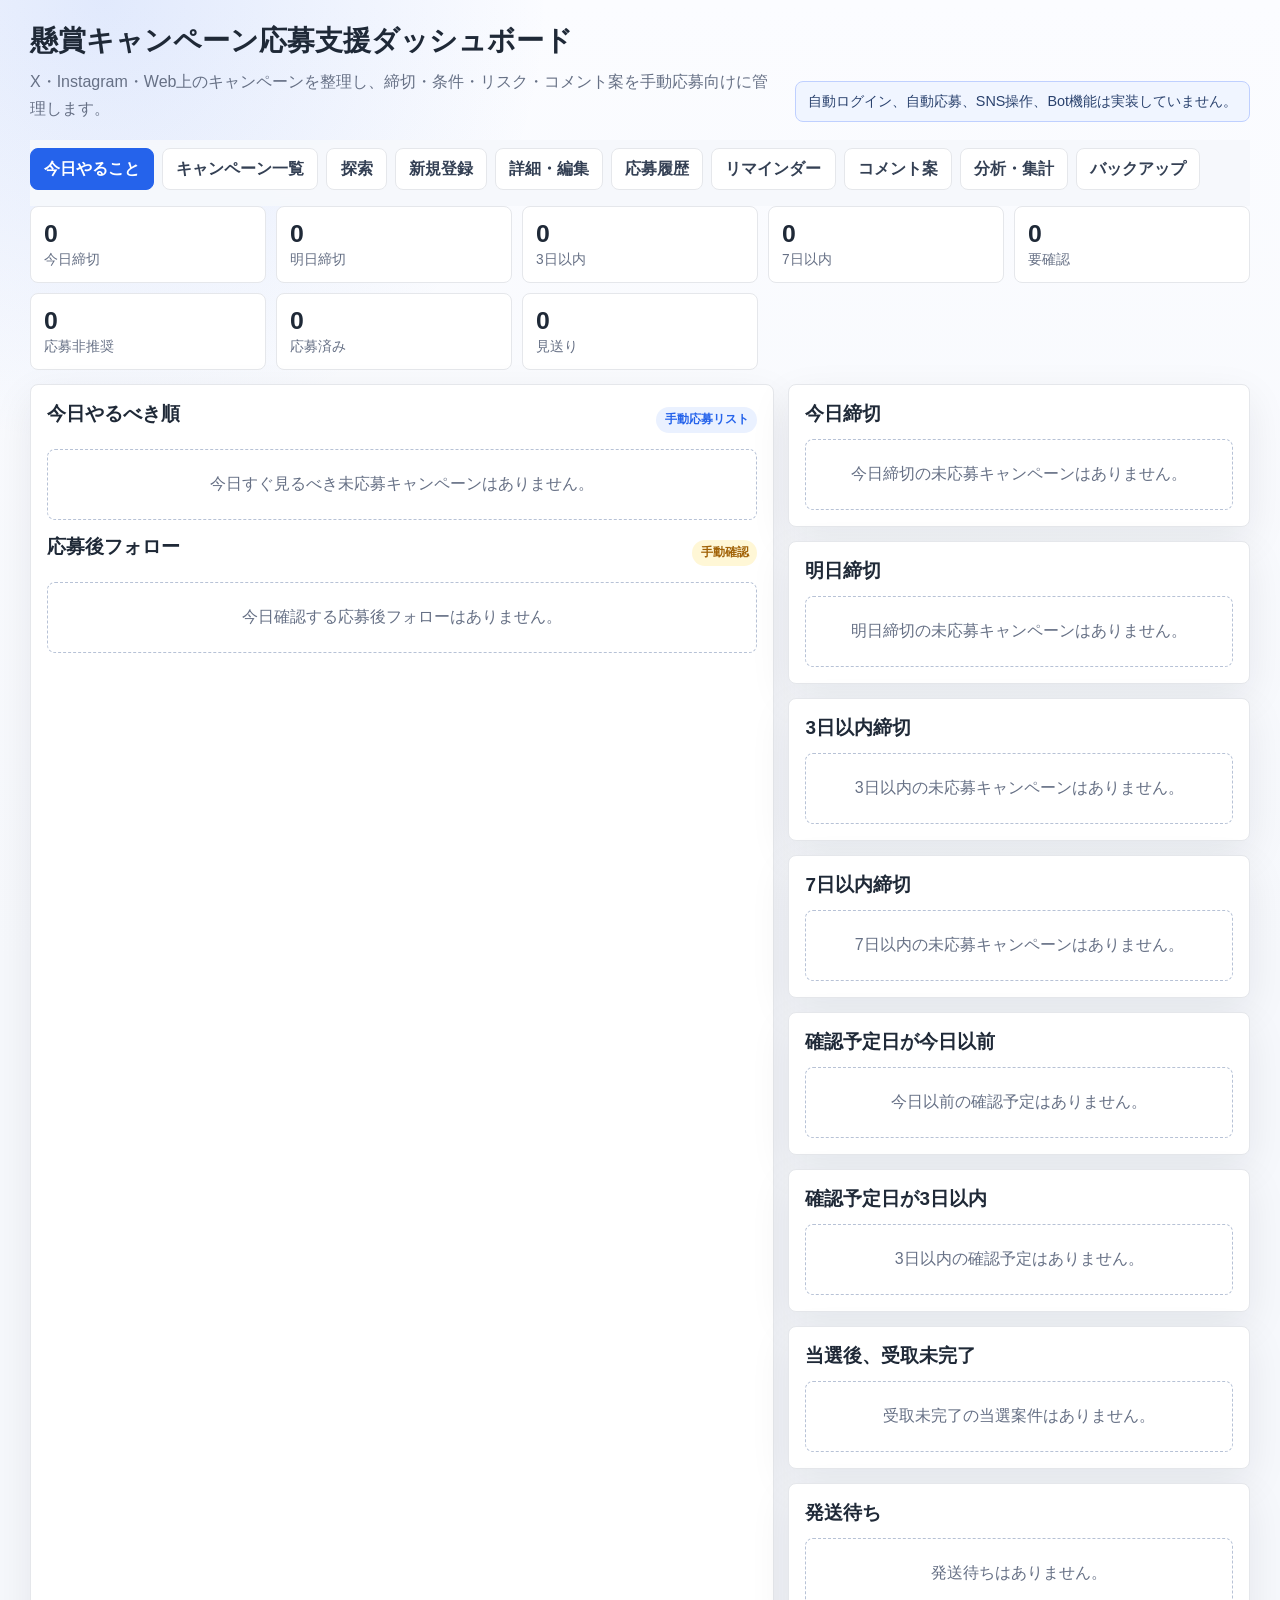
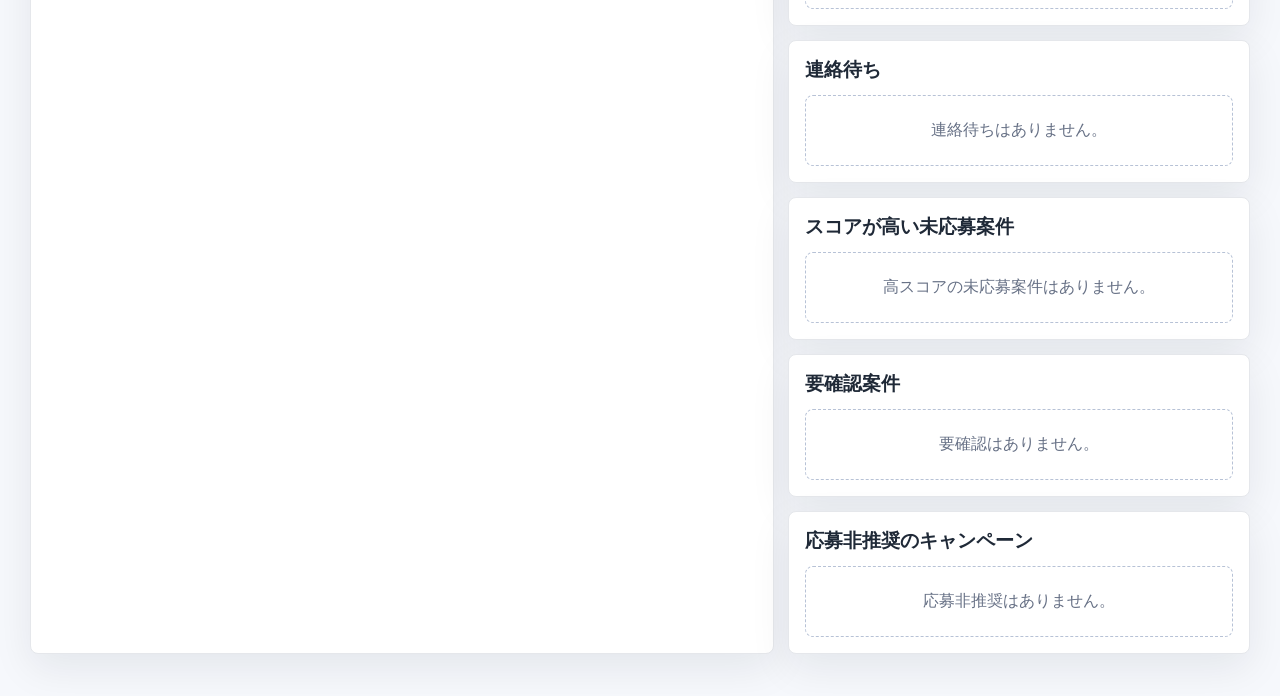
<file: index.html>
<!doctype html>
<html lang="ja">
<head>
  <meta charset="utf-8">
  <meta name="viewport" content="width=device-width, initial-scale=1">
  <meta name="theme-color" content="#2563eb">
  <title>懸賞キャンペーン応募支援ダッシュボード</title>
  <link rel="manifest" href="manifest.json">
  <link rel="apple-touch-icon" href="icons/apple-touch-icon.png">
  <link rel="stylesheet" href="css/style.css?v=20260611-history-wrap">
</head>
<body>
  <div class="app">
    <header>
      <div>
        <h1>懸賞キャンペーン応募支援ダッシュボード</h1>
        <p class="lead">X・Instagram・Web上のキャンペーンを整理し、締切・条件・リスク・コメント案を手動応募向けに管理します。</p>
      </div>
      <div class="safe-note">自動ログイン、自動応募、SNS操作、Bot機能は実装していません。</div>
    </header>

    <nav class="tabs" id="tabs"></nav>

    <main>
      <section class="view active" id="view-today"></section>
      <section class="view" id="view-list"></section>
      <section class="view" id="view-discovery"></section>
      <section class="view" id="view-new"></section>
      <section class="view" id="view-detail"></section>
      <section class="view" id="view-history"></section>
      <section class="view" id="view-reminders"></section>
      <section class="view" id="view-comments"></section>
      <section class="view" id="view-analytics"></section>
      <section class="view" id="view-backup"></section>
    </main>
  </div>
  <div class="toast" id="toast"></div>

  <script src="js/app.js?v=20260611-history-wrap"></script>
  <script src="js/tags.js?v=20260611-history-wrap"></script>
  <script src="js/filter.js?v=20260611-history-wrap"></script>
  <script src="js/risk.js?v=20260611-history-wrap"></script>
  <script src="js/score.js?v=20260611-history-wrap"></script>
  <script src="js/parser.js?v=20260611-history-wrap"></script>
  <script src="js/comments.js?v=20260611-history-wrap"></script>
  <script src="js/history.js?v=20260611-history-wrap"></script>
  <script src="js/reminders.js?v=20260611-history-wrap"></script>
  <script src="js/ics.js?v=20260611-history-wrap"></script>
  <script src="js/stats.js?v=20260611-history-wrap"></script>
  <script src="js/storage.js?v=20260611-history-wrap"></script>
  <script src="js/export.js?v=20260611-history-wrap"></script>
  <script src="js/sampleData.js?v=20260611-history-wrap"></script>
  <script src="js/discovery.js?v=20260611-history-wrap"></script>
  <script src="js/baseUi.js?v=20260611-history-wrap"></script>
  <script src="js/formUi.js?v=20260611-history-wrap"></script>
  <script src="js/todayUi.js?v=20260611-history-wrap"></script>
  <script src="js/listUi.js?v=20260611-history-wrap"></script>
  <script src="js/discoveryUi.js?v=20260611-history-wrap"></script>
  <script src="js/detailUi.js?v=20260611-history-wrap"></script>
  <script src="js/historyUi.js?v=20260611-history-wrap"></script>
  <script src="js/remindersUi.js?v=20260611-history-wrap"></script>
  <script src="js/commentsUi.js?v=20260611-history-wrap"></script>
  <script src="js/analyticsUi.js?v=20260611-history-wrap"></script>
  <script src="js/backupUi.js?v=20260611-history-wrap"></script>
  <script src="js/ui.js?v=20260611-history-wrap"></script>
  <script>
    window.Kensho.init();
    if ('serviceWorker' in navigator) {
      window.addEventListener('load', () => {
        navigator.serviceWorker.register('./sw.js').catch(error => {
          console.warn('Service Worker registration failed:', error);
        });
      });
    }
  </script>
</body>
</html>
</file>
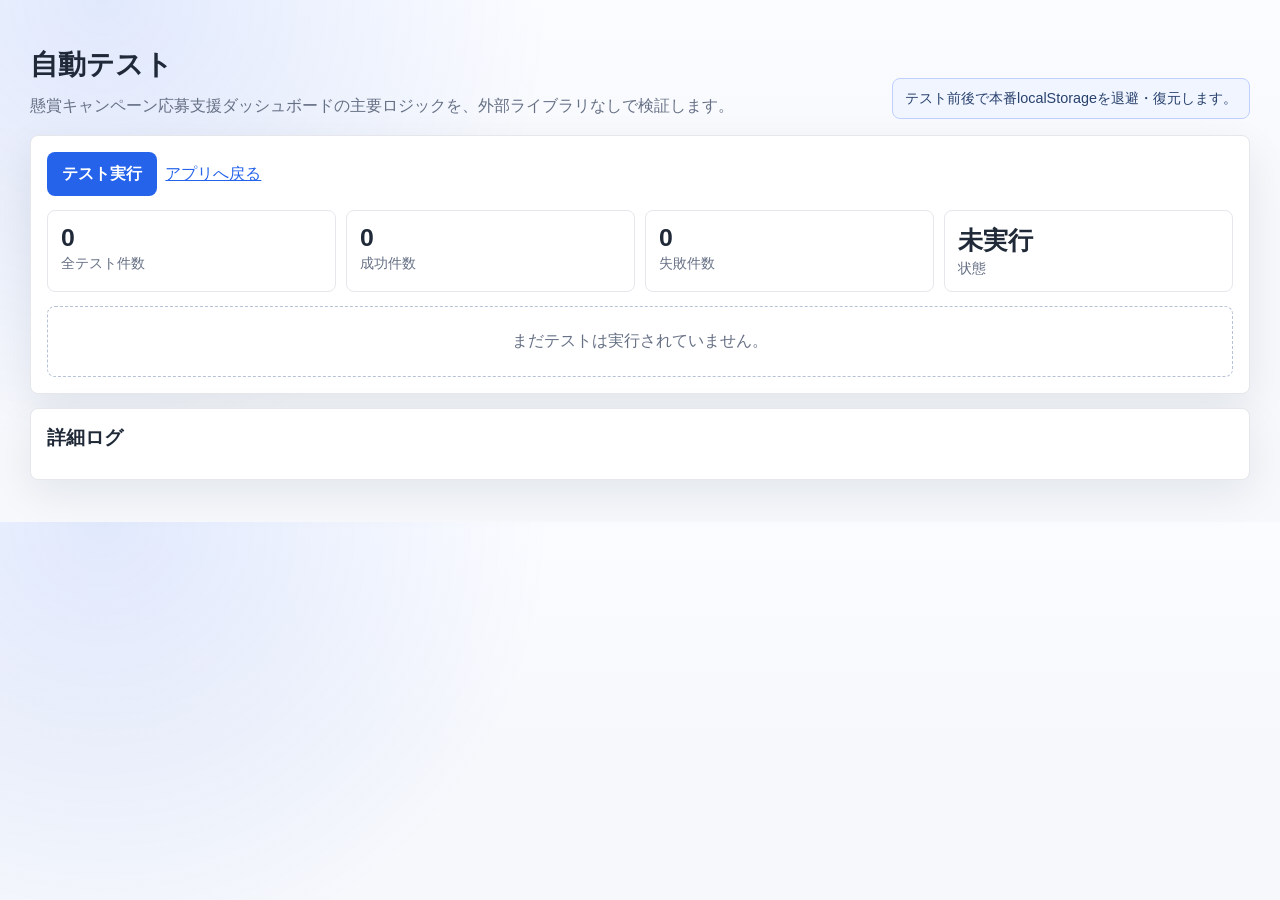
<file: tests.html>
<!doctype html>
<html lang="ja">
<head>
  <meta charset="utf-8">
  <meta name="viewport" content="width=device-width, initial-scale=1">
  <meta name="theme-color" content="#2563eb">
  <title>懸賞ダッシュボード 自動テスト</title>
  <link rel="manifest" href="manifest.json">
  <link rel="apple-touch-icon" href="icons/apple-touch-icon.png">
  <link rel="stylesheet" href="css/style.css?v=20260611-history-wrap">
  <style>
    .test-header { margin: 24px 0 16px; }
    .test-summary { display: grid; grid-template-columns: repeat(4, minmax(0, 1fr)); gap: 10px; margin: 14px 0; }
    .test-card { border: 1px solid var(--line); border-radius: var(--radius); background: #fff; padding: 12px; }
    .test-card.pass { border-left: 5px solid var(--green); }
    .test-card.fail { border-left: 5px solid var(--red); background: #fffafa; }
    .test-card pre { white-space: pre-wrap; word-break: break-word; background: #f8fafc; border-radius: var(--radius); padding: 10px; overflow: auto; }
    .test-actions { display: flex; flex-wrap: wrap; gap: 8px; align-items: center; }
    @media (max-width: 700px) {
      .test-summary { grid-template-columns: repeat(2, minmax(0, 1fr)); }
    }
  </style>
</head>
<body>
  <div class="app">
    <header class="test-header">
      <div>
        <h1>自動テスト</h1>
        <p class="lead">懸賞キャンペーン応募支援ダッシュボードの主要ロジックを、外部ライブラリなしで検証します。</p>
      </div>
      <div class="safe-note">テスト前後で本番localStorageを退避・復元します。</div>
    </header>

    <section class="panel">
      <div class="test-actions">
        <button id="runTests">テスト実行</button>
        <a class="button-like" href="index.html">アプリへ戻る</a>
      </div>
      <div class="test-summary">
        <div class="stat"><b id="totalCount">0</b><span>全テスト件数</span></div>
        <div class="stat"><b id="passCount">0</b><span>成功件数</span></div>
        <div class="stat"><b id="failCount">0</b><span>失敗件数</span></div>
        <div class="stat"><b id="statusText">未実行</b><span>状態</span></div>
      </div>
      <div id="failedNames" class="empty">まだテストは実行されていません。</div>
    </section>

    <section class="panel" style="margin-top:14px">
      <h2>詳細ログ</h2>
      <div id="testResults" class="grid"></div>
    </section>
  </div>

  <script src="js/app.js?v=20260611-history-wrap"></script>
  <script src="js/tags.js?v=20260611-history-wrap"></script>
  <script src="js/filter.js?v=20260611-history-wrap"></script>
  <script src="js/risk.js?v=20260611-history-wrap"></script>
  <script src="js/score.js?v=20260611-history-wrap"></script>
  <script src="js/parser.js?v=20260611-history-wrap"></script>
  <script src="js/comments.js?v=20260611-history-wrap"></script>
  <script src="js/history.js?v=20260611-history-wrap"></script>
  <script src="js/reminders.js?v=20260611-history-wrap"></script>
  <script src="js/ics.js?v=20260611-history-wrap"></script>
  <script src="js/stats.js?v=20260611-history-wrap"></script>
  <script src="js/storage.js?v=20260611-history-wrap"></script>
  <script src="js/export.js?v=20260611-history-wrap"></script>
  <script src="js/sampleData.js?v=20260611-history-wrap"></script>
  <script src="js/discovery.js?v=20260611-history-wrap"></script>
  <script src="js/baseUi.js?v=20260611-history-wrap"></script>
  <script src="js/formUi.js?v=20260611-history-wrap"></script>
  <script src="js/todayUi.js?v=20260611-history-wrap"></script>
  <script src="js/listUi.js?v=20260611-history-wrap"></script>
  <script src="js/discoveryUi.js?v=20260611-history-wrap"></script>
  <script src="js/detailUi.js?v=20260611-history-wrap"></script>
  <script src="js/historyUi.js?v=20260611-history-wrap"></script>
  <script src="js/remindersUi.js?v=20260611-history-wrap"></script>
  <script src="js/commentsUi.js?v=20260611-history-wrap"></script>
  <script src="js/analyticsUi.js?v=20260611-history-wrap"></script>
  <script src="js/backupUi.js?v=20260611-history-wrap"></script>
  <script src="js/ui.js?v=20260611-history-wrap"></script>
  <script src="js/tests.js?v=20260611-history-wrap"></script>
</body>
</html>
</file>
<file: css/style.css>
:root {
  --bg: #f6f8fc;
  --panel: #ffffff;
  --ink: #1f2937;
  --muted: #667085;
  --line: #e5e7eb;
  --blue: #2563eb;
  --blue-soft: #eaf1ff;
  --green: #18875a;
  --green-soft: #e8f7ef;
  --yellow: #a16207;
  --yellow-soft: #fff7d6;
  --red: #c2413d;
  --red-soft: #ffebe9;
  --gray-soft: #eef2f7;
  --shadow: 0 14px 40px rgba(15, 23, 42, .08);
  --radius: 8px;
}

* { box-sizing: border-box; }
body {
  margin: 0;
  color: var(--ink);
  font-family: -apple-system, BlinkMacSystemFont, "Segoe UI", "Hiragino Sans", "Yu Gothic", sans-serif;
  background:
    radial-gradient(circle at 8% 0%, rgba(37, 99, 235, .12), transparent 28rem),
    linear-gradient(180deg, #fbfcff 0%, var(--bg) 42%);
}
button, input, select, textarea { font: inherit; }
button {
  border: 0;
  border-radius: var(--radius);
  padding: .72rem .95rem;
  background: var(--blue);
  color: #fff;
  font-weight: 700;
  cursor: pointer;
}
button.secondary { background: #edf2fb; color: #243b64; }
button.danger { background: var(--red); }
button.ghost { background: transparent; color: var(--blue); padding: .45rem .3rem; }
button.tiny { padding: .5rem .68rem; font-size: .84rem; }
button:disabled { opacity: .55; cursor: not-allowed; }
a { color: var(--blue); word-break: break-all; }
.app { width: min(1220px, calc(100% - 28px)); margin: 0 auto; padding: 22px 0 42px; }
header {
  display: grid;
  grid-template-columns: 1fr auto;
  gap: 16px;
  align-items: end;
  margin-bottom: 18px;
}
h1 { margin: 0; font-size: clamp(1.35rem, 2.2vw, 2.2rem); letter-spacing: 0; }
h2 { margin: 0 0 12px; font-size: 1.18rem; }
h3 { margin: 0 0 8px; font-size: 1rem; }
p { margin: 0; }
.lead { color: var(--muted); margin-top: 8px; line-height: 1.7; }
.safe-note {
  border: 1px solid #bfd0ff;
  background: #f0f5ff;
  color: #29416d;
  border-radius: var(--radius);
  padding: 10px 12px;
  font-size: .9rem;
}
.tabs {
  display: flex;
  gap: 8px;
  overflow-x: auto;
  padding: 8px 0 16px;
  position: sticky;
  top: 0;
  z-index: 5;
  background: rgba(246, 248, 252, .94);
  backdrop-filter: blur(10px);
}
.tab {
  white-space: nowrap;
  background: #fff;
  color: #344054;
  border: 1px solid var(--line);
  padding: .58rem .82rem;
}
.tab.active { background: var(--blue); color: #fff; border-color: var(--blue); }
.view { display: none; }
.view.active { display: block; }
.grid { display: grid; gap: 14px; }
.two { grid-template-columns: minmax(0, 1fr) minmax(320px, .62fr); }
.three { grid-template-columns: repeat(3, minmax(0, 1fr)); }
.panel {
  background: var(--panel);
  border: 1px solid var(--line);
  border-radius: var(--radius);
  box-shadow: var(--shadow);
  padding: 16px;
}
.toolbar { display: flex; flex-wrap: wrap; gap: 8px; align-items: center; margin-bottom: 12px; }
.filter-panel {
  border: 1px solid var(--line);
  border-radius: var(--radius);
  background: #fbfdff;
  padding: 12px;
  margin-bottom: 12px;
}
.filter-grid { display: grid; grid-template-columns: repeat(3, minmax(0, 1fr)); gap: 12px; }
.filter-group h3 { margin-bottom: 7px; color: #344054; }
.active-filters { display: flex; flex-wrap: wrap; gap: 7px; margin: 8px 0 12px; }
.tag-list { display: flex; flex-wrap: wrap; gap: 6px; margin-top: 7px; }
.tag-chip {
  border: 1px solid #cbd5e1;
  border-radius: 999px;
  background: #fff;
  color: #334155;
  padding: .24rem .52rem;
  font-size: .78rem;
  font-weight: 800;
}
button.tag-chip { cursor: pointer; }
.tag-chip.active { background: var(--blue-soft); border-color: #93b4ff; color: var(--blue); }
.field { display: grid; gap: 6px; }
label { font-size: .84rem; color: #475467; font-weight: 700; }
input, select, textarea {
  width: 100%;
  border: 1px solid #cfd7e6;
  border-radius: var(--radius);
  padding: .68rem .75rem;
  background: #fff;
  color: var(--ink);
}
textarea { min-height: 112px; resize: vertical; line-height: 1.6; }
.form-grid { display: grid; grid-template-columns: repeat(2, minmax(0, 1fr)); gap: 12px; }
.full { grid-column: 1 / -1; }
.checks { display: flex; flex-wrap: wrap; gap: 8px; }
.check-pill {
  display: inline-flex;
  gap: 6px;
  align-items: center;
  border: 1px solid var(--line);
  border-radius: 999px;
  padding: .48rem .68rem;
  background: #fff;
  color: #344054;
  font-size: .9rem;
}
.check-pill input { width: auto; }
.check-pill input[type="file"] {
  position: absolute;
  width: 1px;
  height: 1px;
  opacity: 0;
  pointer-events: none;
}
.stat-grid { display: grid; grid-template-columns: repeat(5, minmax(0, 1fr)); gap: 10px; }
.stat {
  background: #fff;
  border: 1px solid var(--line);
  border-radius: var(--radius);
  padding: 13px;
}
.stat b { display: block; font-size: 1.55rem; margin-bottom: 2px; }
.stat span { color: var(--muted); font-size: .86rem; }
.campaign-list { display: grid; gap: 10px; }
.campaign {
  display: grid;
  grid-template-columns: 1fr auto;
  gap: 10px;
  min-width: 0;
  border: 1px solid var(--line);
  border-left: 5px solid var(--blue);
  border-radius: var(--radius);
  background: #fff;
  padding: 13px;
}
.campaign > * { min-width: 0; }
.campaign.done,
.campaign.skipped { opacity: .68; border-left-color: #98a2b3; background: #fafafa; }
.campaign.risk-low { border-left-color: var(--green); }
.campaign.risk-mid { border-left-color: #eab308; }
.campaign.risk-high { border-left-color: var(--red); }
.campaign.due-today { box-shadow: 0 0 0 2px rgba(37, 99, 235, .18), var(--shadow); }
.campaign h3 { font-size: 1.04rem; }
.meta { display: flex; flex-wrap: wrap; gap: 7px; margin: 8px 0; align-items: center; }
.badge {
  display: inline-flex;
  align-items: center;
  border-radius: 999px;
  padding: .26rem .55rem;
  font-size: .78rem;
  font-weight: 800;
  background: var(--gray-soft);
  color: #475467;
}
.badge.low { background: var(--green-soft); color: var(--green); }
.badge.mid { background: var(--yellow-soft); color: var(--yellow); }
.badge.high { background: var(--red-soft); color: var(--red); }
.badge.blue { background: var(--blue-soft); color: var(--blue); }
.badge.gray { background: var(--gray-soft); color: #475467; }
.badge.deadline-today { background: var(--blue-soft); color: var(--blue); }
.badge.deadline-soon { background: var(--yellow-soft); color: var(--yellow); }
.action-grid { display: flex; gap: 8px; flex-wrap: wrap; margin-top: 10px; }
.action-grid button,
.action-grid a {
  display: inline-flex;
  align-items: center;
  justify-content: center;
  min-height: 38px;
  border-radius: var(--radius);
  padding: .58rem .72rem;
  text-decoration: none;
  font-weight: 800;
  font-size: .86rem;
}
.action-grid a { background: #eef4ff; color: var(--blue); }
.action-grid .muted-link { background: var(--gray-soft); color: #667085; pointer-events: none; }
.section-title {
  display: flex;
  align-items: center;
  justify-content: space-between;
  gap: 10px;
  margin-bottom: 10px;
}
.score { font-size: 1.5rem; font-weight: 900; color: var(--blue); text-align: right; }
.small { font-size: .86rem; color: var(--muted); line-height: 1.6; }
.table-wrap { overflow-x: auto; border: 1px solid var(--line); border-radius: var(--radius); background: #fff; }
table { width: 100%; border-collapse: collapse; min-width: 980px; }
th, td { border-bottom: 1px solid var(--line); padding: 10px; text-align: left; vertical-align: top; font-size: .88rem; }
th { background: #f8fafc; color: #475467; white-space: nowrap; }
tr:hover td { background: #fbfdff; }
tr.muted-row td { color: #667085; background: #fafafa; }
.status-select { min-width: 110px; padding: .45rem; }
.empty {
  border: 1px dashed #b7c2d6;
  border-radius: var(--radius);
  padding: 24px;
  text-align: center;
  color: var(--muted);
  background: rgba(255,255,255,.68);
}
.detail-layout { display: grid; grid-template-columns: minmax(0, 1fr) minmax(320px, .55fr); gap: 14px; }
.checklist { display: grid; gap: 7px; }
.check-row {
  display: flex;
  gap: 8px;
  align-items: center;
  border: 1px solid var(--line);
  border-radius: var(--radius);
  padding: 9px;
  background: #fff;
}
.check-row input { width: auto; }
.comment-card {
  border: 1px solid var(--line);
  border-radius: var(--radius);
  padding: 12px;
  background: #fff;
  line-height: 1.7;
}
.toast {
  position: fixed;
  right: 18px;
  bottom: 18px;
  padding: 11px 14px;
  border-radius: var(--radius);
  background: #111827;
  color: #fff;
  box-shadow: var(--shadow);
  opacity: 0;
  transform: translateY(12px);
  pointer-events: none;
  transition: .22s;
  z-index: 20;
}
.toast.show { opacity: 1; transform: translateY(0); }
.split-actions { display: flex; gap: 8px; flex-wrap: wrap; }
.suggested-tags { margin-top: 8px; }
.discovery-hero {
  display: grid;
  grid-template-columns: minmax(0, 1fr) minmax(280px, .7fr);
  gap: 16px;
  align-items: center;
  background: linear-gradient(135deg, #ffffff 0%, #eef6ff 100%);
}
.discovery-hero h2 { font-size: 1.35rem; margin-bottom: 8px; }
.discovery-steps {
  display: grid;
  grid-template-columns: repeat(3, minmax(0, 1fr));
  gap: 8px;
}
.discovery-steps div {
  border: 1px solid #cfe0ff;
  border-radius: var(--radius);
  background: rgba(255,255,255,.82);
  padding: 11px;
}
.discovery-steps b {
  display: inline-grid;
  place-items: center;
  width: 26px;
  height: 26px;
  border-radius: 50%;
  background: var(--blue);
  color: #fff;
  margin-bottom: 7px;
}
.discovery-steps span { display: block; font-size: .84rem; font-weight: 800; color: #334155; }
.discovery-preset-grid {
  display: grid;
  grid-template-columns: repeat(4, minmax(0, 1fr));
  gap: 10px;
}
.discovery-preset {
  min-height: 94px;
  text-align: left;
  background: #fff;
  color: var(--ink);
  border: 1px solid #cfe0ff;
  box-shadow: 0 10px 24px rgba(37,99,235,.08);
}
.discovery-preset span { display: block; font-weight: 900; margin-bottom: 7px; }
.discovery-preset small { display: block; color: var(--muted); line-height: 1.45; font-weight: 700; }
.discovery-advanced summary,
.discovery-more summary {
  cursor: pointer;
  font-weight: 900;
  color: #243b64;
}
.discovery-advanced form { margin-top: 12px; }
.discovery-more { margin-top: 10px; }
.discovery-more .campaign-list { margin-top: 10px; }
.discovery-keyword { grid-template-columns: 1fr; }
.discovery-keyword h3 { margin-bottom: 0; }
.discovery-actions { margin-top: 9px; }
.history-link-list {
  display: grid;
  gap: 4px;
  margin-top: 7px;
  max-width: 100%;
}
.history-link {
  display: block;
  max-width: 100%;
  overflow: hidden;
  text-overflow: ellipsis;
  white-space: nowrap;
  word-break: normal;
}
.candidate-preview { display: grid; gap: 12px; margin-top: 14px; }
.preview-grid {
  display: grid;
  grid-template-columns: repeat(2, minmax(0, 1fr));
  gap: 8px 14px;
  margin: 10px 0;
  font-size: .9rem;
  line-height: 1.6;
}
.duplicate-warning {
  border-color: #f0c27a;
  background: #fffaf0;
}

@media (max-width: 860px) {
  .app { width: min(100% - 18px, 1220px); padding-top: 14px; }
  header, .two, .three, .detail-layout, .form-grid, .preview-grid, .discovery-hero, .discovery-preset-grid { grid-template-columns: 1fr; }
  .discovery-steps { grid-template-columns: 1fr; }
  .stat-grid { grid-template-columns: repeat(2, minmax(0, 1fr)); }
  .campaign { grid-template-columns: 1fr; }
  .score { text-align: left; }
  .action-grid { display: grid; grid-template-columns: repeat(2, minmax(0, 1fr)); }
  .action-grid button,
  .action-grid a { width: 100%; }
  .panel { padding: 13px; }
  .tabs { margin-inline: -9px; padding-inline: 9px; }
  .filter-grid { grid-template-columns: 1fr; }
  details.filter-panel summary { cursor: pointer; font-weight: 800; }
}
</file>
